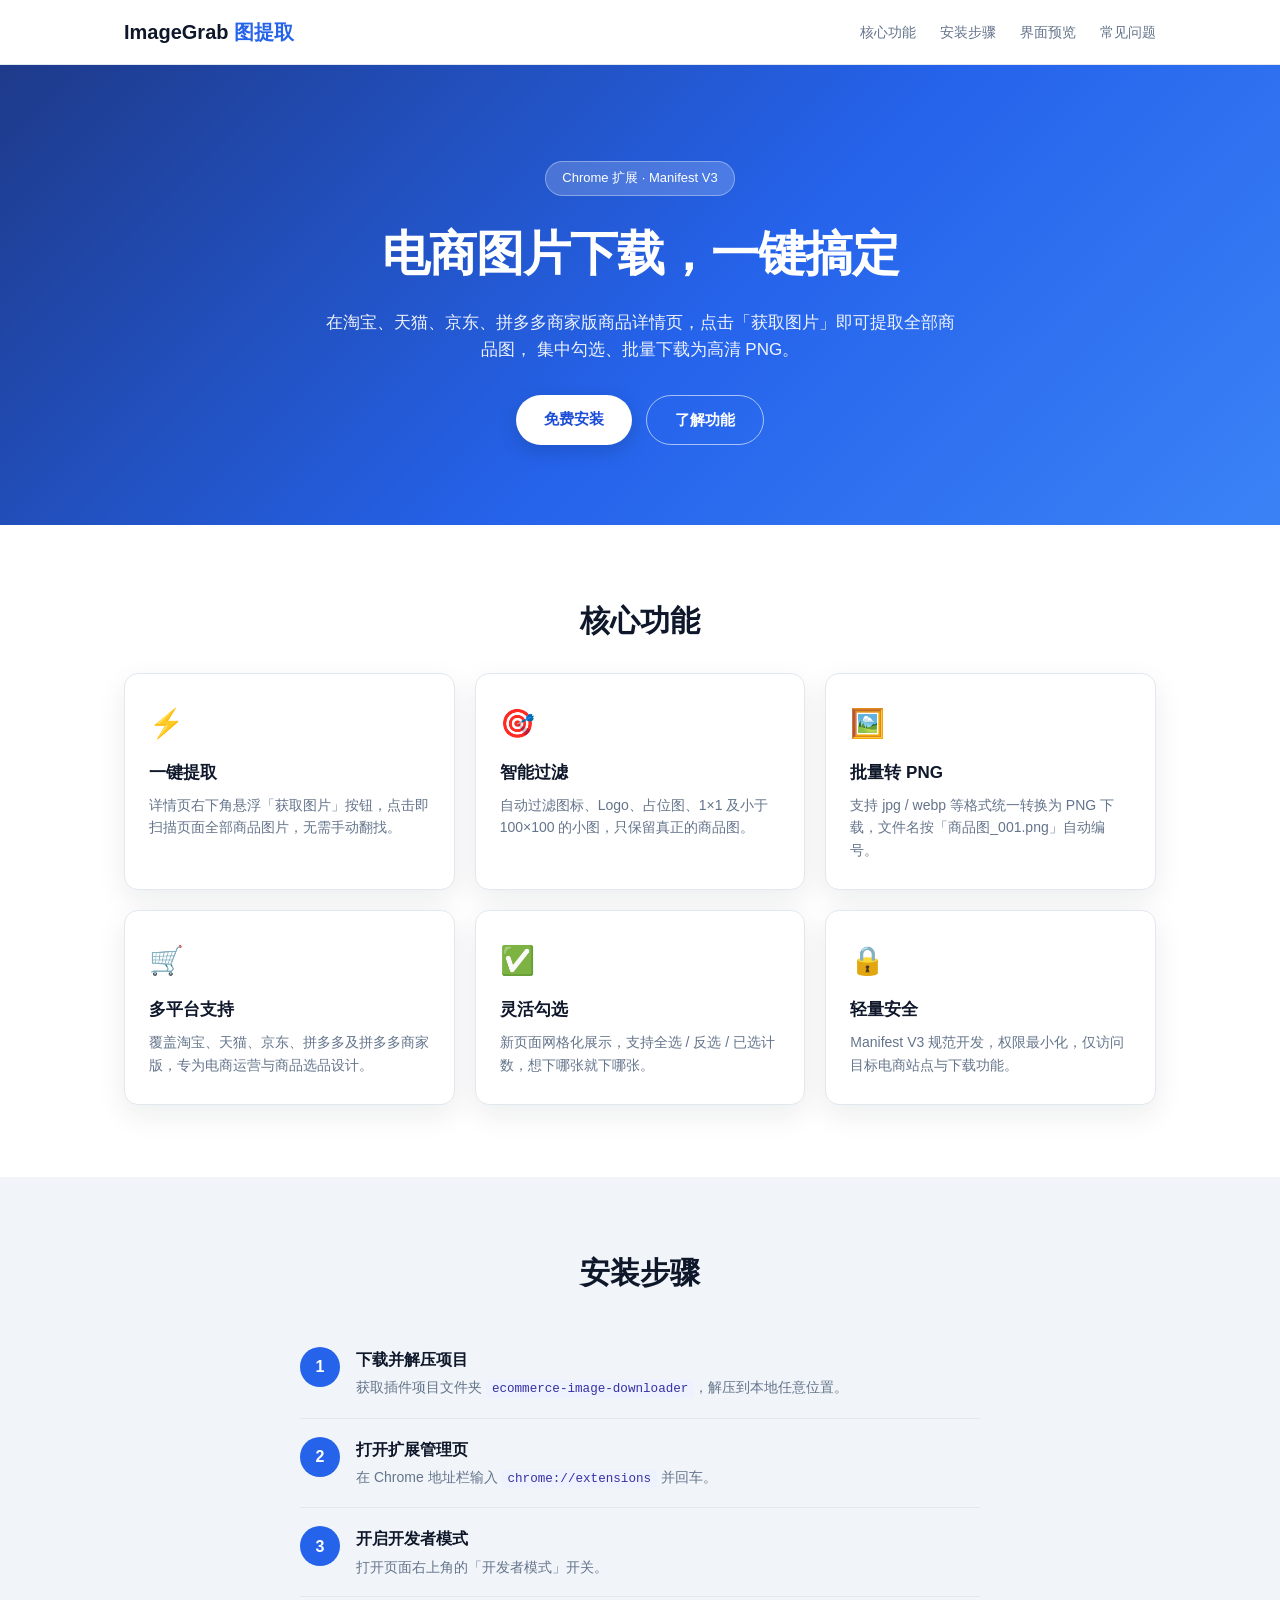
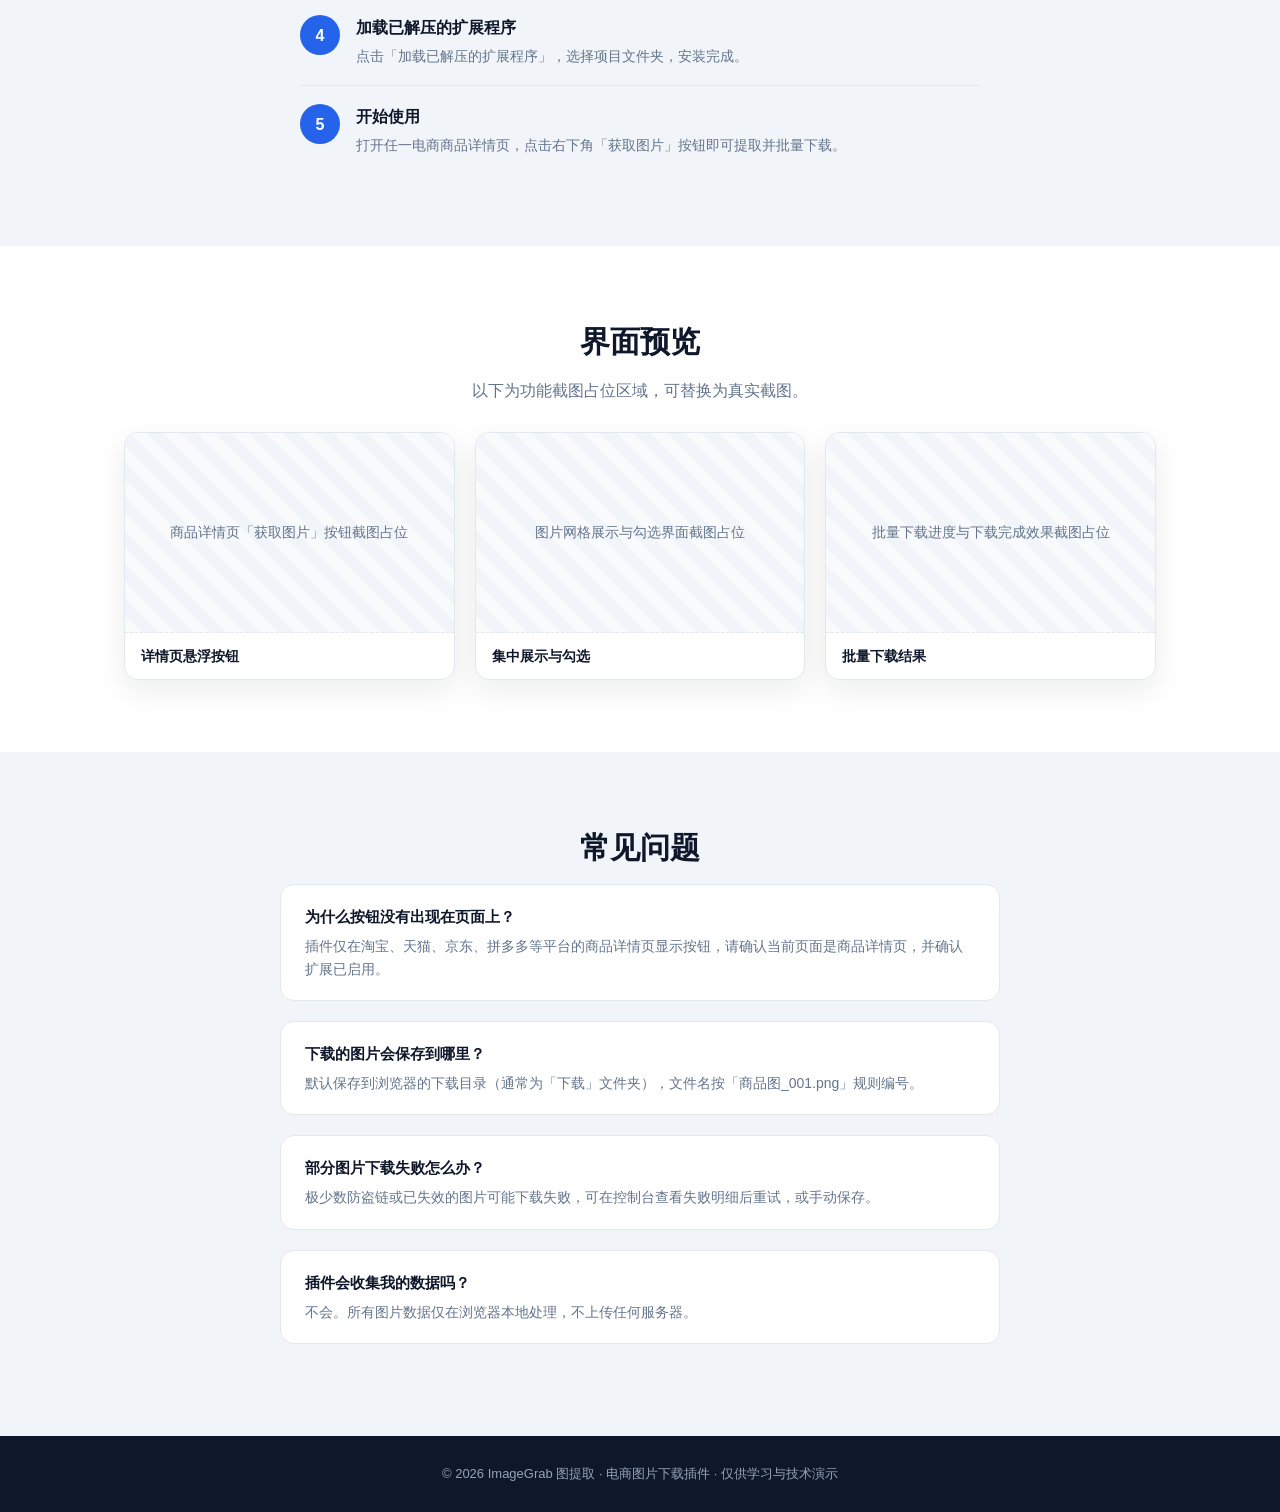
<file: docs/index.html>
<!DOCTYPE html>
<html lang="zh-CN">
<head>
  <meta charset="UTF-8" />
  <meta name="viewport" content="width=device-width, initial-scale=1.0" />
  <meta name="description" content="电商图片下载插件 ImageGrab —— 淘宝、京东、拼多多商家版商品详情页一键提取并批量下载图片" />
  <title>ImageGrab 图提取 - 电商图片下载插件</title>
  <link rel="stylesheet" href="css/style.css" />
</head>
<body>
  <!-- 导航栏 -->
  <nav class="navbar">
    <div class="container nav-inner">
      <a href="#top" class="brand">ImageGrab <span>图提取</span></a>
      <button id="nav-toggle" class="nav-toggle" aria-label="菜单">
        <span></span><span></span><span></span>
      </button>
      <ul id="nav-menu" class="nav-menu">
        <li><a href="#features">核心功能</a></li>
        <li><a href="#install">安装步骤</a></li>
        <li><a href="#screenshots">界面预览</a></li>
        <li><a href="#faq">常见问题</a></li>
      </ul>
    </div>
  </nav>

  <!-- Hero -->
  <header id="top" class="hero">
    <div class="container">
      <p class="hero-badge">Chrome 扩展 · Manifest V3</p>
      <h1>电商图片下载，一键搞定</h1>
      <p class="hero-sub">
        在淘宝、天猫、京东、拼多多商家版商品详情页，点击「获取图片」即可提取全部商品图，
        集中勾选、批量下载为高清 PNG。
      </p>
      <div class="hero-actions">
        <a href="#install" class="btn btn-primary">免费安装</a>
        <a href="#features" class="btn btn-ghost">了解功能</a>
      </div>
    </div>
  </header>

  <!-- 核心功能 -->
  <section id="features" class="section">
    <div class="container">
      <h2 class="section-title">核心功能</h2>
      <div class="feature-grid">
        <div class="feature-card">
          <div class="feature-icon">⚡</div>
          <h3>一键提取</h3>
          <p>详情页右下角悬浮「获取图片」按钮，点击即扫描页面全部商品图片，无需手动翻找。</p>
        </div>
        <div class="feature-card">
          <div class="feature-icon">🎯</div>
          <h3>智能过滤</h3>
          <p>自动过滤图标、Logo、占位图、1×1 及小于 100×100 的小图，只保留真正的商品图。</p>
        </div>
        <div class="feature-card">
          <div class="feature-icon">🖼️</div>
          <h3>批量转 PNG</h3>
          <p>支持 jpg / webp 等格式统一转换为 PNG 下载，文件名按「商品图_001.png」自动编号。</p>
        </div>
        <div class="feature-card">
          <div class="feature-icon">🛒</div>
          <h3>多平台支持</h3>
          <p>覆盖淘宝、天猫、京东、拼多多及拼多多商家版，专为电商运营与商品选品设计。</p>
        </div>
        <div class="feature-card">
          <div class="feature-icon">✅</div>
          <h3>灵活勾选</h3>
          <p>新页面网格化展示，支持全选 / 反选 / 已选计数，想下哪张就下哪张。</p>
        </div>
        <div class="feature-card">
          <div class="feature-icon">🔒</div>
          <h3>轻量安全</h3>
          <p>Manifest V3 规范开发，权限最小化，仅访问目标电商站点与下载功能。</p>
        </div>
      </div>
    </div>
  </section>

  <!-- 安装步骤 -->
  <section id="install" class="section section-alt">
    <div class="container">
      <h2 class="section-title">安装步骤</h2>
      <ol class="steps">
        <li>
          <span class="step-num">1</span>
          <div>
            <h3>下载并解压项目</h3>
            <p>获取插件项目文件夹 <code>ecommerce-image-downloader</code>，解压到本地任意位置。</p>
          </div>
        </li>
        <li>
          <span class="step-num">2</span>
          <div>
            <h3>打开扩展管理页</h3>
            <p>在 Chrome 地址栏输入 <code>chrome://extensions</code> 并回车。</p>
          </div>
        </li>
        <li>
          <span class="step-num">3</span>
          <div>
            <h3>开启开发者模式</h3>
            <p>打开页面右上角的「开发者模式」开关。</p>
          </div>
        </li>
        <li>
          <span class="step-num">4</span>
          <div>
            <h3>加载已解压的扩展程序</h3>
            <p>点击「加载已解压的扩展程序」，选择项目文件夹，安装完成。</p>
          </div>
        </li>
        <li>
          <span class="step-num">5</span>
          <div>
            <h3>开始使用</h3>
            <p>打开任一电商商品详情页，点击右下角「获取图片」按钮即可提取并批量下载。</p>
          </div>
        </li>
      </ol>
    </div>
  </section>

  <!-- 界面预览（截图占位区域） -->
  <section id="screenshots" class="section">
    <div class="container">
      <h2 class="section-title">界面预览</h2>
      <p class="section-sub">以下为功能截图占位区域，可替换为真实截图。</p>
      <div class="shot-grid">
        <figure class="shot">
          <div class="shot-placeholder">商品详情页「获取图片」按钮截图占位</div>
          <figcaption>详情页悬浮按钮</figcaption>
        </figure>
        <figure class="shot">
          <div class="shot-placeholder">图片网格展示与勾选界面截图占位</div>
          <figcaption>集中展示与勾选</figcaption>
        </figure>
        <figure class="shot">
          <div class="shot-placeholder">批量下载进度与下载完成效果截图占位</div>
          <figcaption>批量下载结果</figcaption>
        </figure>
      </div>
    </div>
  </section>

  <!-- 常见问题 -->
  <section id="faq" class="section section-alt">
    <div class="container">
      <h2 class="section-title">常见问题</h2>
      <div class="faq-item">
        <h3>为什么按钮没有出现在页面上？</h3>
        <p>插件仅在淘宝、天猫、京东、拼多多等平台的商品详情页显示按钮，请确认当前页面是商品详情页，并确认扩展已启用。</p>
      </div>
      <div class="faq-item">
        <h3>下载的图片会保存到哪里？</h3>
        <p>默认保存到浏览器的下载目录（通常为「下载」文件夹），文件名按「商品图_001.png」规则编号。</p>
      </div>
      <div class="faq-item">
        <h3>部分图片下载失败怎么办？</h3>
        <p>极少数防盗链或已失效的图片可能下载失败，可在控制台查看失败明细后重试，或手动保存。</p>
      </div>
      <div class="faq-item">
        <h3>插件会收集我的数据吗？</h3>
        <p>不会。所有图片数据仅在浏览器本地处理，不上传任何服务器。</p>
      </div>
    </div>
  </section>

  <!-- 页脚 -->
  <footer class="footer">
    <div class="container">
      <p>© 2026 ImageGrab 图提取 · 电商图片下载插件 · 仅供学习与技术演示</p>
    </div>
  </footer>

  <script src="js/main.js"></script>
</body>
</html>
</file>
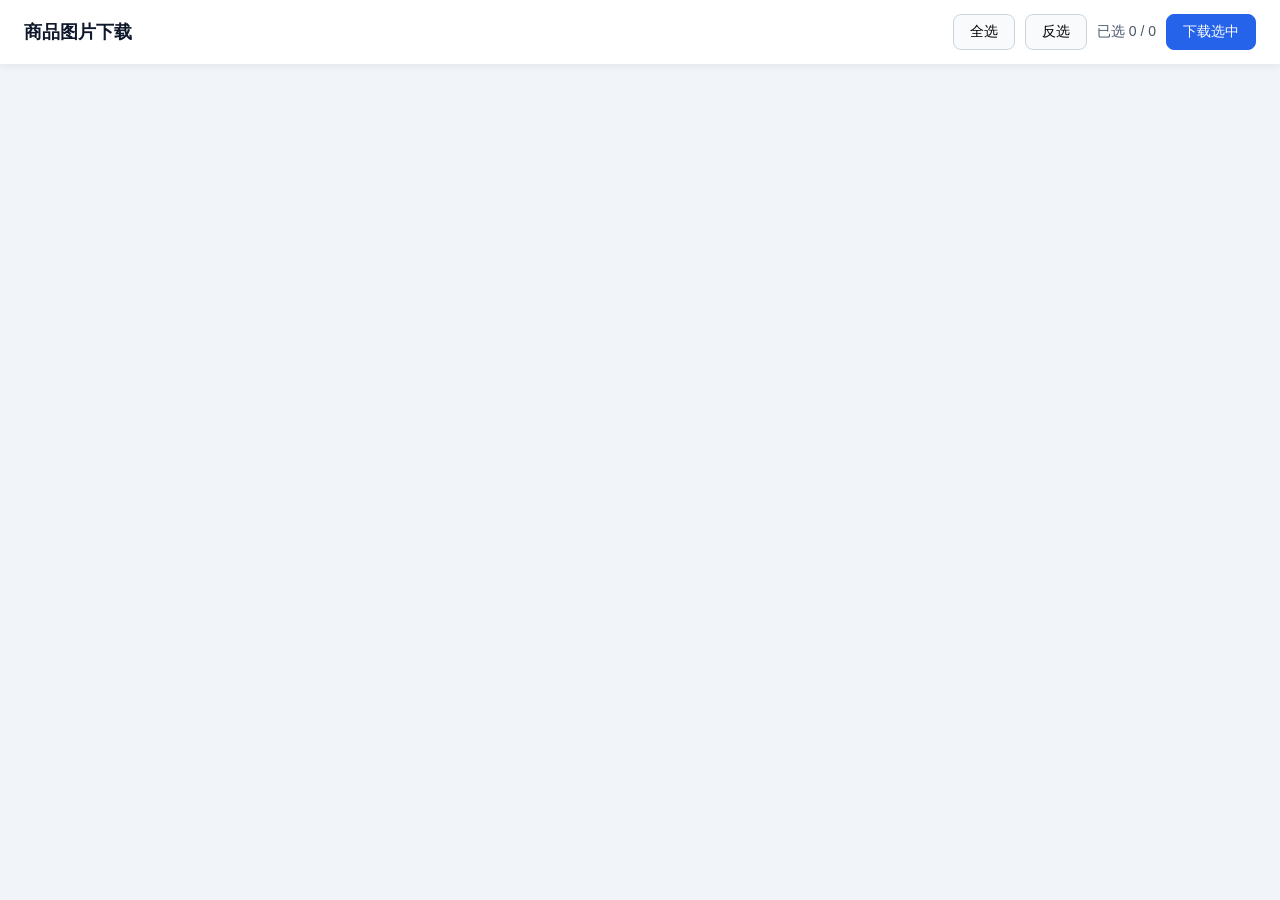
<file: gallery.html>
<!DOCTYPE html>
<html lang="zh-CN">
<head>
  <meta charset="UTF-8" />
  <meta name="viewport" content="width=device-width, initial-scale=1.0" />
  <title>商品图片下载 - 电商图片下载插件</title>
  <link rel="stylesheet" href="gallery.css" />
</head>
<body>
  <header class="toolbar">
    <h1 class="title">商品图片下载</h1>
    <div class="actions">
      <button id="select-all" class="btn">全选</button>
      <button id="select-inverse" class="btn">反选</button>
      <span id="selected-count" class="count">已选 0 / 0</span>
      <button id="download-selected" class="btn primary">下载选中</button>
    </div>
  </header>

  <main id="gallery" class="gallery"></main>

  <div id="progress" class="progress hidden">
    <div class="progress-track">
      <div id="progress-fill" class="progress-fill"></div>
    </div>
    <p id="progress-text" class="progress-text"></p>
  </div>

  <div id="empty" class="empty hidden">
    <p>没有可用的图片数据，请先在商品详情页点击「获取图片」按钮。</p>
  </div>

  <script src="gallery.js"></script>
</body>
</html>
</file>
<file: docs/css/style.css>
/* ImageGrab 官网样式 (docs/css/style.css) */
:root {
  --primary: #2563eb;
  --primary-dark: #1d4ed8;
  --ink: #0f172a;
  --muted: #64748b;
  --bg: #ffffff;
  --bg-alt: #f1f5f9;
  --border: #e2e8f0;
  --radius: 14px;
  --shadow: 0 10px 30px rgba(15, 23, 42, 0.08);
}

* {
  margin: 0;
  padding: 0;
  box-sizing: border-box;
}

html {
  scroll-behavior: smooth;
}

body {
  font-family: -apple-system, BlinkMacSystemFont, "Segoe UI", "PingFang SC",
    "Microsoft YaHei", sans-serif;
  color: var(--ink);
  background: var(--bg);
  line-height: 1.6;
}

.container {
  max-width: 1080px;
  margin: 0 auto;
  padding: 0 24px;
}

code {
  background: #eef2ff;
  color: #3730a3;
  padding: 2px 6px;
  border-radius: 4px;
  font-size: 0.9em;
}

/* ---------- 导航栏 ---------- */
.navbar {
  position: sticky;
  top: 0;
  z-index: 50;
  background: rgba(255, 255, 255, 0.92);
  backdrop-filter: blur(8px);
  border-bottom: 1px solid var(--border);
}

.nav-inner {
  display: flex;
  align-items: center;
  justify-content: space-between;
  height: 64px;
}

.brand {
  font-size: 20px;
  font-weight: 800;
  text-decoration: none;
  color: var(--ink);
}

.brand span {
  color: var(--primary);
}

.nav-menu {
  display: flex;
  list-style: none;
  gap: 24px;
}

.nav-menu a {
  text-decoration: none;
  color: var(--muted);
  font-size: 14px;
  font-weight: 500;
  transition: color 0.15s;
}

.nav-menu a:hover {
  color: var(--primary);
}

.nav-toggle {
  display: none;
  background: none;
  border: none;
  cursor: pointer;
  flex-direction: column;
  gap: 5px;
  padding: 6px;
}

.nav-toggle span {
  display: block;
  width: 22px;
  height: 2px;
  background: var(--ink);
  border-radius: 2px;
  transition: 0.2s;
}

/* ---------- Hero ---------- */
.hero {
  background: linear-gradient(135deg, #1e3a8a 0%, #2563eb 55%, #3b82f6 100%);
  color: #ffffff;
  text-align: center;
  padding: 96px 24px 80px;
}

.hero-badge {
  display: inline-block;
  background: rgba(255, 255, 255, 0.18);
  border: 1px solid rgba(255, 255, 255, 0.35);
  border-radius: 999px;
  padding: 6px 16px;
  font-size: 13px;
  margin-bottom: 20px;
}

.hero h1 {
  font-size: 48px;
  font-weight: 800;
  letter-spacing: -1px;
  margin-bottom: 16px;
}

.hero-sub {
  font-size: 17px;
  max-width: 640px;
  margin: 0 auto 32px;
  color: rgba(255, 255, 255, 0.92);
}

.hero-actions {
  display: flex;
  gap: 14px;
  justify-content: center;
  flex-wrap: wrap;
}

.btn {
  display: inline-block;
  padding: 12px 28px;
  border-radius: 999px;
  font-size: 15px;
  font-weight: 600;
  text-decoration: none;
  transition: transform 0.15s, box-shadow 0.15s;
}

.btn:hover {
  transform: translateY(-2px);
}

.btn-primary {
  background: #ffffff;
  color: var(--primary-dark);
  box-shadow: 0 6px 20px rgba(0, 0, 0, 0.15);
}

.btn-ghost {
  background: transparent;
  color: #ffffff;
  border: 1px solid rgba(255, 255, 255, 0.6);
}

/* ---------- 通用 section ---------- */
.section {
  padding: 72px 24px;
}

.section-alt {
  background: var(--bg-alt);
}

.section-title {
  font-size: 30px;
  font-weight: 800;
  text-align: center;
  margin-bottom: 12px;
}

.section-sub {
  text-align: center;
  color: var(--muted);
  margin-bottom: 28px;
}

/* ---------- 功能卡片 ---------- */
.feature-grid {
  display: grid;
  grid-template-columns: repeat(auto-fit, minmax(280px, 1fr));
  gap: 20px;
  margin-top: 28px;
}

.feature-card {
  background: var(--bg);
  border: 1px solid var(--border);
  border-radius: var(--radius);
  padding: 28px 24px;
  box-shadow: var(--shadow);
  transition: transform 0.15s;
}

.feature-card:hover {
  transform: translateY(-4px);
}

.feature-icon {
  font-size: 28px;
  margin-bottom: 12px;
}

.feature-card h3 {
  font-size: 17px;
  margin-bottom: 8px;
}

.feature-card p {
  font-size: 14px;
  color: var(--muted);
}

/* ---------- 安装步骤 ---------- */
.steps {
  list-style: none;
  max-width: 680px;
  margin: 32px auto 0;
}

.steps li {
  display: flex;
  gap: 16px;
  padding: 18px 0;
  border-bottom: 1px solid var(--border);
}

.steps li:last-child {
  border-bottom: none;
}

.step-num {
  flex: 0 0 40px;
  height: 40px;
  border-radius: 50%;
  background: var(--primary);
  color: #ffffff;
  font-weight: 700;
  display: flex;
  align-items: center;
  justify-content: center;
}

.steps h3 {
  font-size: 16px;
  margin-bottom: 4px;
}

.steps p {
  font-size: 14px;
  color: var(--muted);
}

/* ---------- 截图占位 ---------- */
.shot-grid {
  display: grid;
  grid-template-columns: repeat(auto-fit, minmax(280px, 1fr));
  gap: 20px;
  margin-top: 20px;
}

.shot {
  background: var(--bg);
  border: 1px solid var(--border);
  border-radius: var(--radius);
  overflow: hidden;
  box-shadow: var(--shadow);
}

.shot-placeholder {
  height: 200px;
  display: flex;
  align-items: center;
  justify-content: center;
  padding: 20px;
  text-align: center;
  color: var(--muted);
  font-size: 14px;
  background: repeating-linear-gradient(
    45deg,
    #f8fafc,
    #f8fafc 12px,
    #f1f5f9 12px,
    #f1f5f9 24px
  );
  border-bottom: 1px dashed var(--border);
}

.shot figcaption {
  padding: 12px 16px;
  font-size: 14px;
  font-weight: 600;
}

/* ---------- FAQ ---------- */
.faq-item {
  max-width: 720px;
  margin: 0 auto 20px;
  background: var(--bg);
  border: 1px solid var(--border);
  border-radius: var(--radius);
  padding: 20px 24px;
}

.faq-item h3 {
  font-size: 15px;
  margin-bottom: 6px;
}

.faq-item p {
  font-size: 14px;
  color: var(--muted);
}

/* ---------- 页脚 ---------- */
.footer {
  background: #0f172a;
  color: #94a3b8;
  text-align: center;
  padding: 28px 24px;
  font-size: 13px;
}

/* ---------- 响应式 ---------- */
@media (max-width: 768px) {
  .hero h1 {
    font-size: 34px;
  }

  .nav-menu {
    display: none;
    position: absolute;
    top: 64px;
    left: 0;
    right: 0;
    background: #ffffff;
    flex-direction: column;
    gap: 0;
    border-bottom: 1px solid var(--border);
    box-shadow: var(--shadow);
  }

  .nav-menu.open {
    display: flex;
  }

  .nav-menu a {
    display: block;
    padding: 14px 24px;
    border-top: 1px solid var(--border);
  }

  .nav-toggle {
    display: flex;
  }
}
</file>
<file: gallery.css>
/* 电商图片下载插件 - 展示/下载页样式 (gallery.css) */
* {
  margin: 0;
  padding: 0;
  box-sizing: border-box;
}

body {
  font-family: -apple-system, BlinkMacSystemFont, "Segoe UI", "PingFang SC",
    "Microsoft YaHei", sans-serif;
  background: #f1f5f9;
  color: #0f172a;
  min-height: 100vh;
}

/* ---------- 顶部工具栏 ---------- */
.toolbar {
  position: sticky;
  top: 0;
  z-index: 10;
  display: flex;
  align-items: center;
  justify-content: space-between;
  flex-wrap: wrap;
  gap: 12px;
  padding: 14px 24px;
  background: #ffffff;
  box-shadow: 0 1px 8px rgba(15, 23, 42, 0.08);
}

.title {
  font-size: 18px;
  font-weight: 700;
}

.actions {
  display: flex;
  align-items: center;
  gap: 10px;
  flex-wrap: wrap;
}

.btn {
  padding: 8px 16px;
  font-size: 14px;
  border: 1px solid #cbd5e1;
  border-radius: 8px;
  background: #f8fafc;
  cursor: pointer;
  transition: background 0.15s, border-color 0.15s;
}

.btn:hover {
  background: #e2e8f0;
}

.btn.primary {
  background: #2563eb;
  border-color: #2563eb;
  color: #ffffff;
}

.btn.primary:hover {
  background: #1d4ed8;
}

.count {
  font-size: 14px;
  color: #475569;
  font-weight: 500;
}

/* ---------- 图片网格 ---------- */
.gallery {
  display: grid;
  grid-template-columns: repeat(auto-fill, minmax(180px, 1fr));
  gap: 16px;
  padding: 24px;
  max-width: 1400px;
  margin: 0 auto;
}

.card {
  background: #ffffff;
  border: 1px solid #e2e8f0;
  border-radius: 12px;
  overflow: hidden;
  transition: box-shadow 0.15s;
}

.card:hover {
  box-shadow: 0 4px 16px rgba(15, 23, 42, 0.1);
}

.card.small {
  opacity: 0.65;
}

.card-label {
  display: block;
  cursor: pointer;
  padding: 10px;
}

.card-label input[type="checkbox"] {
  width: 18px;
  height: 18px;
  margin-bottom: 8px;
  accent-color: #2563eb;
  cursor: pointer;
}

.thumb {
  width: 100%;
  aspect-ratio: 1;
  background: #f8fafc;
  border-radius: 8px;
  overflow: hidden;
  display: flex;
  align-items: center;
  justify-content: center;
}

.thumb img {
  width: 100%;
  height: 100%;
  object-fit: contain;
  display: block;
}

.thumb.broken {
  background: #fee2e2;
}

.meta {
  display: flex;
  justify-content: space-between;
  align-items: center;
  gap: 6px;
  padding-top: 8px;
  font-size: 12px;
}

.seq {
  font-weight: 600;
  color: #1e293b;
  white-space: nowrap;
  overflow: hidden;
  text-overflow: ellipsis;
}

.size {
  color: #64748b;
  white-space: nowrap;
}

/* ---------- 进度条 ---------- */
.progress {
  position: fixed;
  left: 50%;
  bottom: 32px;
  transform: translateX(-50%);
  width: 420px;
  max-width: 90vw;
  background: #ffffff;
  border-radius: 12px;
  box-shadow: 0 8px 30px rgba(15, 23, 42, 0.2);
  padding: 16px 20px;
  z-index: 100;
}

.progress-track {
  height: 8px;
  background: #e2e8f0;
  border-radius: 999px;
  overflow: hidden;
}

.progress-fill {
  height: 100%;
  width: 0;
  background: linear-gradient(90deg, #3b82f6, #2563eb);
  border-radius: 999px;
  transition: width 0.3s;
}

.progress-text {
  margin-top: 10px;
  font-size: 13px;
  color: #475569;
  text-align: center;
}

/* ---------- 空状态 ---------- */
.empty {
  text-align: center;
  padding: 80px 24px;
  color: #64748b;
  font-size: 15px;
}

.hidden {
  display: none !important;
}
</file>
